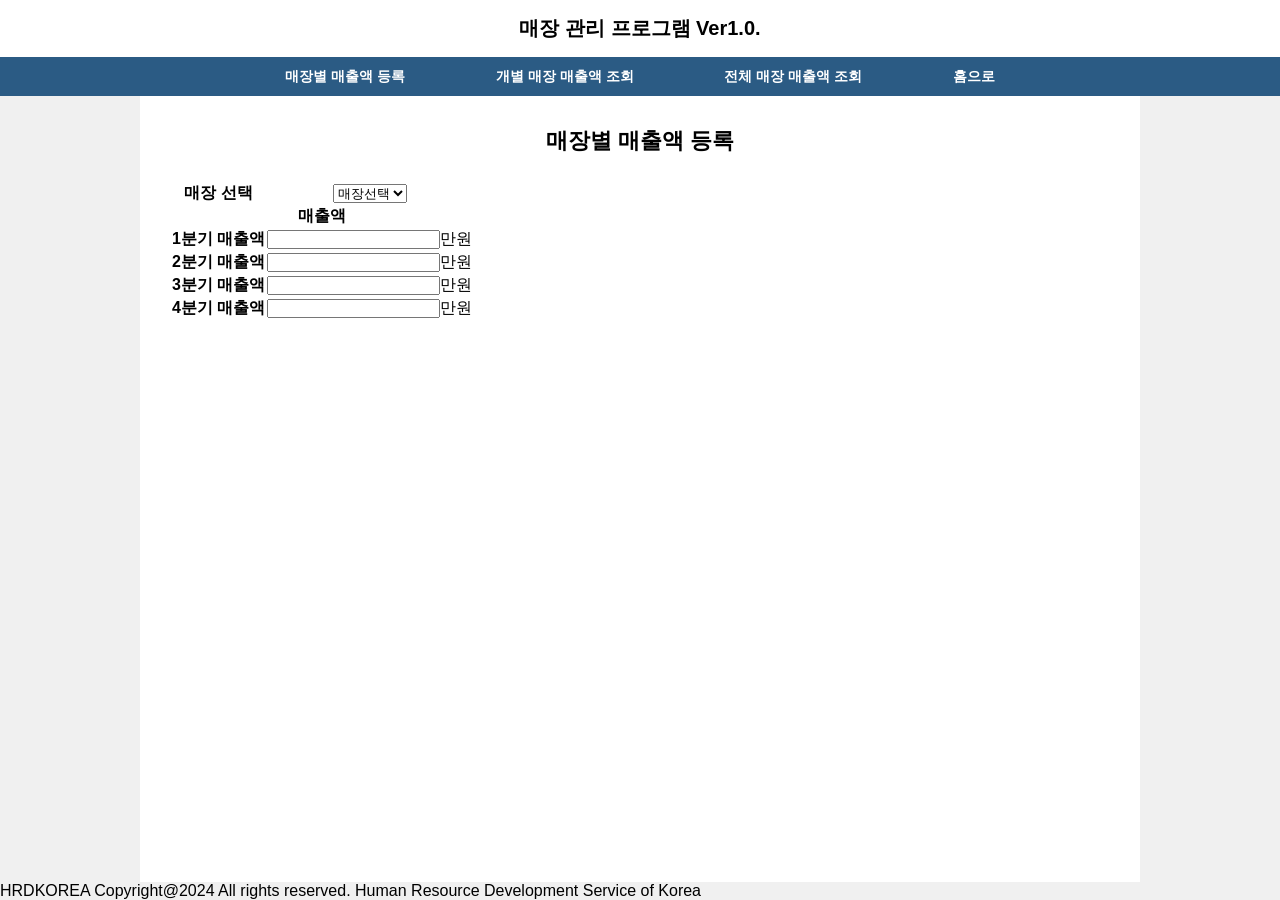
<file: frontend/html/test.html>
<!DOCTYPE html>
<html lang="en">
<head>
    <meta charset="UTF-8">
    <meta name="viewport" content="width=device-width, initial-scale=1.0">
    <title>20718임균정</title>
    <link rel="stylesheet" href="../css/test.css">
</head>
<body>
    <header>
        <h1>매장 관리 프로그램 Ver1.0.</h1>
    </header>

    <nav>
        <ul>
            <li><a href="button">매장별 매출액 등록</a></li>
            <li><a href="button">개별 매장 매출액 조회</a></li>
            <li><a href="button">전체 매장 매출액 조회</a></li>
            <li><a href="button">홈으로</a></li>
        </ul>
    </nav>

    <section>
        <h2>매장별 매출액 등록</h2>
        <form action="" method="post">
            <table>
                <tr>
                    <th>매장 선택</th>
                    <td>
                        <select name="store" required>
                            <option value="">매장선택</option>
                            <option value="100">코엑스점</option>
                            <option value="200">판교점</option>
                            <option value="300">경자고점</option>
                            <option value="400">일산점</option>
                        </select>
                    </td>
                </tr>
                <tr>
                    <th colspan="2">매출액</th>
                </tr>
                <tr>
                    <th>1분기 매출액</th>
                    <td><input type="text" name="1s">만원</td>
                </tr>
                <tr>
                    <th>2분기 매출액</th>
                    <td><input type="text" name="1s">만원</td>
                </tr>
                <tr>
                    <th>3분기 매출액</th>
                    <td><input type="text" name="1s">만원</td>
                </tr>
                <tr>
                    <th>4분기 매출액</th>
                    <td><input type="text" name="1s">만원</td>
                </tr>
            </table>
        </form>
    </section>
    <footer>
        <p>HRDKOREA Copyright@2024 All rights reserved. Human Resource Development Service of Korea</p>
    </footer>
</body>
</html>
</file>
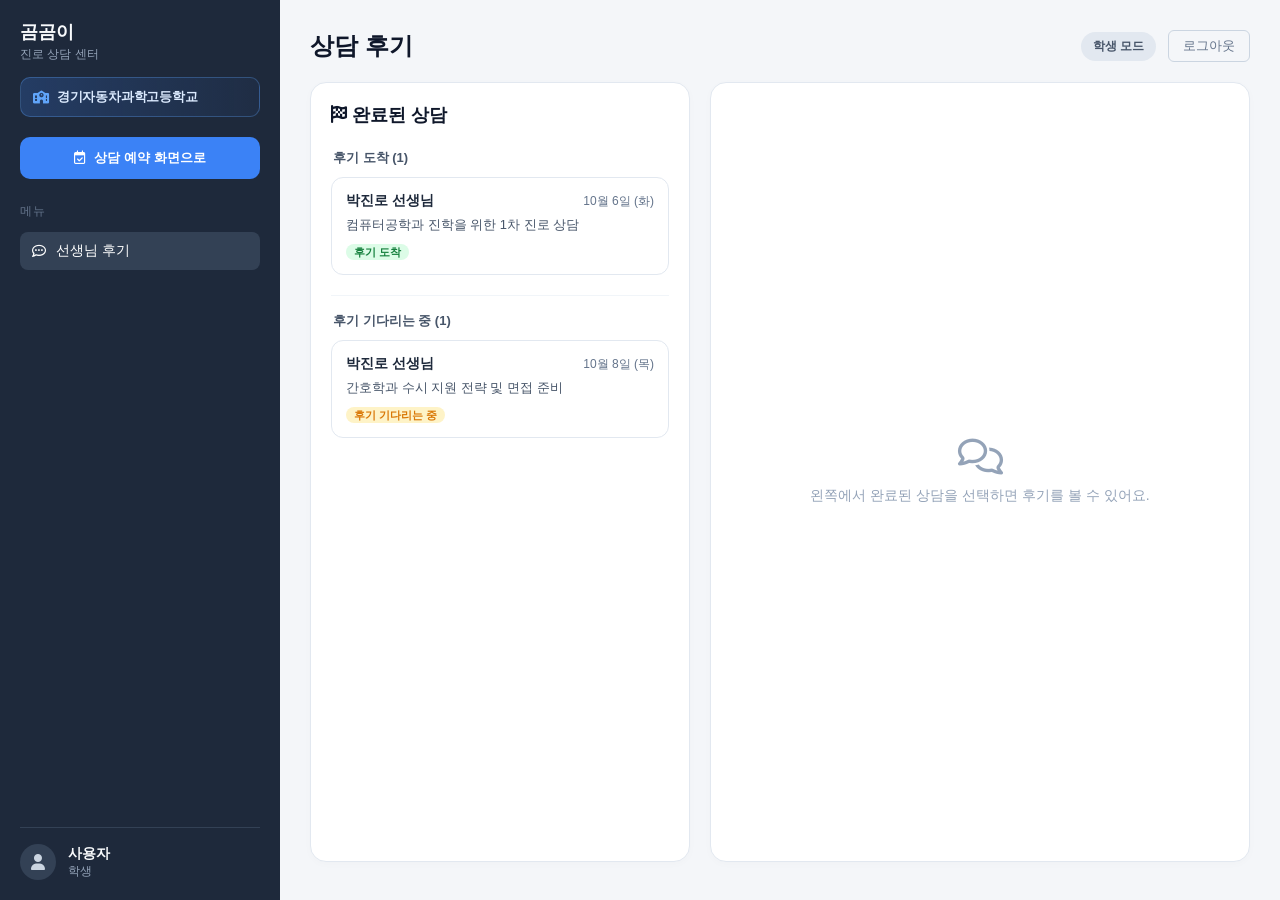
<file: src/frontend/html/counselNote.html>
<!DOCTYPE html>
<html lang="ko">
<head>
  <meta charset="UTF-8">
  <meta name="viewport" content="width=device-width, initial-scale=1.0">
  <title>상담 후기 | 경기자동차과학고등학교 곰곰이</title>
  <link rel="stylesheet" href="https://cdnjs.cloudflare.com/ajax/libs/font-awesome/6.4.0/css/all.min.css">
  <link rel="stylesheet" href="../css/TresV.css">
  <link rel="stylesheet" href="../css/counselNote.css">
</head>
<body>
  <div class="app-container">
    <aside class="sidebar">
      <div class="sidebar-header">
        <div class="logo-text">
          <h2>곰곰이</h2>
          <span>진로 상담 센터</span>
        </div>
      </div>
      <div class="school-badge">
        <i class="fa-solid fa-school"></i>
        <span>경기자동차과학고등학교</span>
      </div>

      <button class="new-chat-btn" id="go-reservation-btn">
        <i class="fa-regular fa-calendar-check"></i> 상담 예약 화면으로
      </button>

      <div class="chat-history">
        <div class="history-group">
          <span class="group-title">기록 필터</span>
          <ul class="filter-list" id="filter-list">
            <li class="active" data-filter="all"><i class="fa-solid fa-list-check"></i> <span class="filter-label">전체 완료 상담</span></li>
            <li data-filter="todo"><i class="fa-solid fa-hourglass-half"></i> <span class="filter-label"></span></li>
            <li data-filter="done"><i class="fa-solid fa-circle-check"></i> <span class="filter-label"></span></li>
          </ul>
        </div>
      </div>

      <div class="user-profile">
        <div class="user-avatar"><i class="fa-solid fa-user"></i></div>
        <div class="user-info">
          <div class="name" id="user-name">사용자</div>
          <div class="desc" id="user-desc"></div>
        </div>
      </div>
    </aside>

    <main class="main-content">
      <header class="top-header">
        <div class="header-title">
          <h1>상담 후기</h1>
        </div>
        <div class="header-right">
          <span class="badge" id="role-badge"></span>
          <button class="logout-btn">로그아웃</button>
        </div>
      </header>

      <div class="schedule-container">
        <section class="section-card">
          <div class="card-header">
            <h2><i class="fa-solid fa-flag-checkered"></i> 완료된 상담</h2>
            <span class="pending-count" id="todo-count"></span>
          </div>
          <ul class="record-list" id="record-list"></ul>
        </section>

        <section class="section-card record-detail" id="record-detail">
          <div class="detail-empty">
            <i class="fa-regular fa-comments"></i>
            <p>왼쪽에서 완료된 상담을 선택하면 후기를 볼 수 있어요.</p>
          </div>
        </section>
      </div>
    </main>
  </div>

  <script src="../js/common.js"></script>
  <script src="../js/counselNote.js"></script>
</body>
</html>
</file>
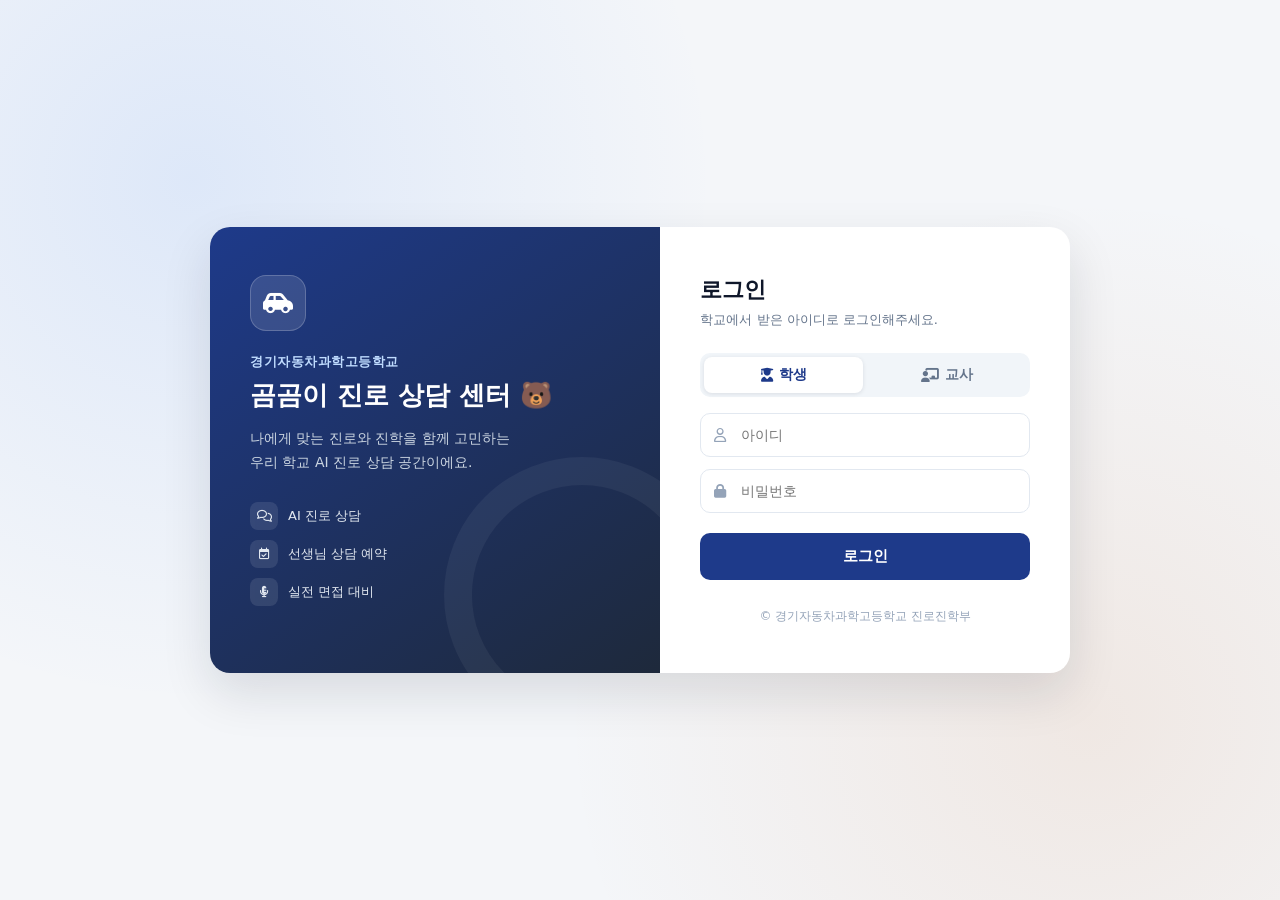
<file: src/frontend/html/login.html>
<!DOCTYPE html>
<html lang="ko">
<head>
  <meta charset="UTF-8" />
  <meta name="viewport" content="width=device-width, initial-scale=1.0">
  <title>로그인 | 경기자동차과학고등학교 곰곰이</title>
  <link rel="stylesheet" href="https://cdnjs.cloudflare.com/ajax/libs/font-awesome/6.4.0/css/all.min.css">
  <link rel="stylesheet" href="../css/login.css" />
</head>
<body>

  <main class="login-wrap">
    <section class="brand-panel">
      <div class="school-emblem">
        <i class="fa-solid fa-car-side"></i>
      </div>
      <p class="school-name">경기자동차과학고등학교</p>
      <h1>곰곰이 진로 상담 센터 🐻</h1>
      <p class="brand-desc">
        나에게 맞는 진로와 진학을 함께 고민하는<br>
        우리 학교 AI 진로 상담 공간이에요.
      </p>
      <ul class="brand-features">
        <li><i class="fa-regular fa-comments"></i> AI 진로 상담</li>
        <li><i class="fa-regular fa-calendar-check"></i> 선생님 상담 예약</li>
        <li><i class="fa-solid fa-microphone-lines"></i> 실전 면접 대비</li>
      </ul>
    </section>

    <section class="card">
      <h2>로그인</h2>
      <p class="card-desc">학교에서 받은 아이디로 로그인해주세요.</p>

      <form id="loginForm">
        <div class="role-tabs">
          <label><input type="radio" name="role" value="students" checked /> <i class="fa-solid fa-user-graduate"></i> 학생</label>
          <label><input type="radio" name="role" value="teachers" /> <i class="fa-solid fa-chalkboard-user"></i> 교사</label>
        </div>
        <div class="input-field">
          <i class="fa-regular fa-user"></i>
          <input type="text" id="username" placeholder="아이디" autocomplete="username" required />
        </div>
        <div class="input-field">
          <i class="fa-solid fa-lock"></i>
          <input type="password" id="password" placeholder="비밀번호" autocomplete="current-password" required />
        </div>
        <button type="submit">로그인</button>
      </form>

      <p class="card-footer">© 경기자동차과학고등학교 진로진학부</p>
    </section>
  </main>

  <script src="../js/login.js"></script>
</body>
</html>
</file>
<file: frontend/css/test.css>
/* 기본 초기화 */
* {
    margin: 0;
    padding: 0;
    box-sizing: border-box;
}

/* 1. body에 Flexbox 레이아웃 및 전체 높이(100vh) 설정 */
html, body {
    height: 100%;
}

body {
    font-family: Arial, sans-serif;
    background-color: #f0f0f0;
    display: flex;
    flex-direction: column; /* 위에서 아래로 정렬 */
    min-height: 100vh;      /* 화면 전체 높이 채우기 */
}

/* Header */
header {
    background-color: #ffffff;
    text-align: center;
    padding: 15px 0;
}

header h1 {
    font-size: 20px;
    font-weight: bold;
}

/* Navigation Bar */
nav {
    background-color: #2b5b84;
}

nav ul {
    list-style: none;
    display: flex;
    justify-content: space-around;
    max-width: 800px;
    margin: 0 auto;
    padding: 10px 0;
}

nav ul li a {
    color: #ffffff;
    text-decoration: none;
    font-size: 14px;
    font-weight: bold;
}

nav ul li a:hover {
    text-decoration: underline;
}

/* 2. flex-grow: 1을 사용하여 남은 여백을 section이 모두 차지하도록 설정 */
section {
    flex: 1;                 /* 남은 공간을 알아서 모두 늘어나 채움 */
    background-color: #ffffff;
    width: 100%;
    max-width: 1000px;
    margin: 0 auto;
    padding: 30px;
    text-align: center;
}

section h2 {
    font-size: 22px;
    margin-bottom: 25px;
}

/* Form Table 스타일 */
.form-table {
    margin: 0 auto;
    border-collapse: collapse;
    border: 1px solid #777777;
    width: 450px;
}

.form-table th, 
.form-table td {
    border: 1px solid #777777;
    padding: 8px 12px;
    font-size: 14px;
}

.form-table th {
    background-color: #f2f2f2;
    text-align: center;
    width: 35%;
}




.form-table td input[type="text"],
.form-table td select {
    width: 100%;
    padding: 4px;
    border: 1px solid #ccc;
}

.unit {

/* 버튼 스타일 */
.btn-group {
    text-align: center;
    padding: 10px;
    background-color: #f2f2f2;
}

.btn-group input[type="submit"],
.btn-group input[type="reset"] {
    padding: 5px 15px;
    margin: 0 5px;
    border: 1px solid #777777;
    background-color: #e1e1e1;
    cursor: pointer;
}

.btn-group input[type="submit"]:hover,
.btn-group input[type="reset"]:hover {
    background-color: #cccccc;
}

/* 3. Footer (자동으로 바닥에 고정됨) */
footer {
    background-color: #ffffff;
    border-top: 1px solid #cccccc;
    text-align: center;
    padding: 15px 0;
    font-size: 12px;
    color: #333333;
    width: 100%;
}
</file>
<file: src/frontend/css/TresV.css>
* {
  margin: 0;
  padding: 0;
  box-sizing: border-box;
  font-family: 'Pretendard', -apple-system, BlinkMacSystemFont, "Segoe UI", Roboto, sans-serif;
}

body {
  background-color: #f4f6f9;
  color: #333;
}

.app-container {
  display: flex;
  height: 100vh;
  overflow: hidden;
}

.sidebar {
  width: 280px;
  background-color: #1e293b;
  color: #fff;
  display: flex;
  flex-direction: column;
  padding: 20px;
}

.sidebar-header {
  display: flex;
  align-items: center;
  gap: 12px;
  margin-bottom: 14px;
}

.school-badge {
  display: flex;
  align-items: center;
  gap: 8px;
  padding: 10px 12px;
  margin-bottom: 20px;
  border-radius: 10px;
  background: linear-gradient(90deg, rgba(59, 130, 246, 0.22), rgba(59, 130, 246, 0.05));
  border: 1px solid rgba(96, 165, 250, 0.3);
  color: #dbeafe;
  font-size: 13px;
  font-weight: 600;
  letter-spacing: -0.2px;
}

.school-badge i {
  color: #60a5fa;
}

.logo-icon {
  font-size: 28px;
  background: #334155;
  width: 48px;
  height: 48px;
  display: flex;
  align-items: center;
  justify-content: center;
  border-radius: 12px;
}

.logo-text h2 {
  font-size: 18px;
  font-weight: 700;
  color: #f8fafc;
}

.logo-text span {
  font-size: 12px;
  color: #94a3b8;
}

.new-chat-btn {
  background-color: #3b82f6;
  color: white;
  border: none;
  padding: 12px 16px;
  border-radius: 10px;
  font-weight: 600;
  cursor: pointer;
  display: flex;
  align-items: center;
  justify-content: center;
  gap: 8px;
  transition: background-color 0.2s;
  margin-bottom: 24px;
}

.new-chat-btn:hover {
  background-color: #2563eb;
}

.chat-history {
  flex: 1;
  overflow-y: auto;
}

.group-title {
  font-size: 12px;
  color: #64748b;
  text-transform: uppercase;
  letter-spacing: 0.5px;
  display: block;
  margin-bottom: 12px;
}

.filter-list {
  list-style: none;
}

.filter-list li {
  padding: 10px 12px;
  border-radius: 8px;
  color: #cbd5e1;
  font-size: 14px;
  cursor: pointer;
  margin-bottom: 4px;
  display: flex;
  align-items: center;
  gap: 10px;
  transition: background-color 0.2s;
}

.filter-list li:hover,
.filter-list li.active {
  background-color: #334155;
  color: #fff;
}

.user-profile {
  display: flex;
  align-items: center;
  gap: 12px;
  padding-top: 16px;
  border-top: 1px solid #334155;
}

.avatar-wrapper img {
  width: 40px;
  height: 40px;
  border-radius: 50%;
  object-fit: cover;
}

.user-info .name {
  font-size: 14px;
  font-weight: 600;
  color: #f8fafc;
}

.user-info .desc {
  font-size: 12px;
  color: #94a3b8;
}

.main-content {
  flex: 1;
  display: flex;
  flex-direction: column;
  overflow-y: auto;
  padding: 30px;
}

.top-header {
  display: flex;
  justify-content: space-between;
  align-items: center;
  margin-bottom: 20px;
}

.header-title h1 {
  font-size: 24px;
  color: #0f172a;
}

.header-right {
  display: flex;
  align-items: center;
  gap: 12px;
}

.badge {
  background-color: #e2e8f0;
  color: #475569;
  padding: 6px 12px;
  border-radius: 20px;
  font-size: 12px;
  font-weight: 600;
}

.logout-btn {
  background-color: transparent;
  border: 1px solid #cbd5e1;
  padding: 6px 14px;
  border-radius: 6px;
  color: #64748b;
  cursor: pointer;
}

.schedule-container {
  display: grid;
  grid-template-columns: 380px 1fr;
  gap: 20px;
  height: calc(100vh - 120px);
}

.section-card {
  background-color: white;
  border-radius: 16px;
  border: 1px solid #e2e8f0;
  padding: 20px;
  display: flex;
  flex-direction: column;
  box-shadow: 0 2px 8px rgba(0,0,0,0.02);
}

.calendar-header {
  display: flex;
  justify-content: space-between;
  align-items: center;
  margin-bottom: 16px;
}

.calendar-header h2 {
  font-size: 18px;
  color: #1e293b;
  display: flex;
  align-items: center;
  gap: 8px;
}

.calendar-nav {
  display: flex;
  align-items: center;
  gap: 6px;
}

.icon-btn, .today-btn {
  background: #f1f5f9;
  border: none;
  padding: 6px 10px;
  border-radius: 6px;
  cursor: pointer;
  font-size: 12px;
  color: #475569;
}

.mini-calendar .weekdays,
.mini-calendar .days {
  display: grid;
  grid-template-columns: repeat(7, 1fr);
  text-align: center;
}

.mini-calendar .weekdays {
  font-weight: 600;
  font-size: 12px;
  color: #64748b;
  margin-bottom: 8px;
}

.mini-calendar .days span {
  padding: 10px 0;
  font-size: 13px;
  color: #334155;
  border-radius: 50%;
  cursor: pointer;
  margin: 2px;
}

.mini-calendar .days .prev-month,
.mini-calendar .days .next-month {
  color: #cbd5e1;
}

.mini-calendar .weekdays span:first-child,
.mini-calendar .weekdays span:last-child {
  color: #ef4444;
}

.mini-calendar .days .weekend {
  color: #ef4444;
  cursor: not-allowed;
}

.mini-calendar .days .active-day {
  background-color: #3b82f6;
  color: white;
  font-weight: bold;
}

.mini-calendar .days .has-event {
  position: relative;
}

.mini-calendar .days .has-event::after {
  content: '';
  position: absolute;
  bottom: 3px;
  left: 50%;
  transform: translateX(-50%);
  width: 4px;
  height: 4px;
  background-color: #ef4444;
  border-radius: 50%;
}

.divider {
  border: none;
  border-top: 1px solid #f1f5f9;
  margin: 20px 0;
}

.timeslot-header {
  display: flex;
  justify-content: space-between;
  align-items: center;
  margin-bottom: 12px;
}

.timeslot-header h3 {
  font-size: 14px;
  color: #1e293b;
}

.timeslot-status {
  font-size: 12px;
  color: #64748b;
}

.timeslot-grid {
  display: flex;
  flex-direction: column;
  gap: 8px;
}

.timeslot-chip {
  padding: 10px 14px;
  border-radius: 8px;
  display: flex;
  justify-content: space-between;
  align-items: center;
  font-size: 13px;
  border: 1px solid #e2e8f0;
}

.timeslot-chip.booked {
  background-color: #eff6ff;
  border-color: #bfdbfe;
  color: #1e40af;
}

.timeslot-chip.available {
  background-color: #f0fdf4;
  border-color: #bbf7d0;
  color: #166534;
}

.timeslot-chip.disabled {
  background-color: #f8fafc;
  color: #94a3b8;
}

.slot-badge {
  font-size: 11px;
  font-weight: 600;
}

.card-header {
  display: flex;
  justify-content: space-between;
  align-items: center;
  margin-bottom: 16px;
}

.card-header h2 {
  font-size: 18px;
  color: #0f172a;
}

.pending-count {
  background-color: #fef3c7;
  color: #d97706;
  font-size: 12px;
  font-weight: 700;
  padding: 4px 10px;
  border-radius: 12px;
}

.appointment-list {
  display: flex;
  flex-direction: column;
  gap: 14px;
  overflow-y: auto;
}

.appointment-card {
  background-color: #fff;
  border: 1px solid #e2e8f0;
  border-radius: 12px;
  display: flex;
  overflow: hidden;
  box-shadow: 0 1px 3px rgba(0,0,0,0.03);
}

.appt-status-bar {
  width: 6px;
}

.appointment-card.pending .appt-status-bar {
  background-color: #f59e0b;
}

.appointment-card.confirmed .appt-status-bar {
  background-color: #10b981;
}

.appointment-card.completed .appt-status-bar {
  background-color: #64748b;
}

.completed-badge {
  display: inline-flex;
  align-items: center;
  gap: 6px;
  background-color: #f1f5f9;
  color: #475569;
  font-size: 12px;
  font-weight: 600;
  padding: 6px 12px;
  border-radius: 6px;
}

.appt-main {
  padding: 16px;
  flex: 1;
}

.appt-user {
  display: flex;
  align-items: center;
  gap: 12px;
  margin-bottom: 8px;
}

.user-avatar {
  width: 36px;
  height: 36px;
  background-color: #e2e8f0;
  color: #475569;
  border-radius: 50%;
  display: flex;
  align-items: center;
  justify-content: center;
  font-weight: bold;
}

.user-meta h4 {
  font-size: 15px;
  color: #1e293b;
}

.student-info {
  font-size: 12px;
  color: #64748b;
  font-weight: normal;
}

.appt-type {
  font-size: 11px;
  background-color: #f1f5f9;
  color: #475569;
  padding: 2px 6px;
  border-radius: 4px;
}

.appt-type.online {
  background-color: #e0e7ff;
  color: #3730a3;
}

.appt-time {
  font-size: 13px;
  color: #2563eb;
  font-weight: 600;
  margin-bottom: 8px;
}

.appt-topic {
  font-size: 13px;
  color: #475569;
  margin-bottom: 12px;
  background-color: #f8fafc;
  padding: 8px 12px;
  border-radius: 6px;
}

.appt-actions {
  display: flex;
  gap: 8px;
}

.btn {
  border: none;
  padding: 8px 14px;
  border-radius: 6px;
  font-size: 12px;
  font-weight: 600;
  cursor: pointer;
  display: inline-flex;
  align-items: center;
  gap: 6px;
}

.btn-primary { background-color: #3b82f6; color: white; }
.btn-approve { background-color: #10b981; color: white; }
.btn-reject { background-color: #ef4444; color: white; }
.btn-secondary { background-color: #4f46e5; color: white; }
.btn-outline { background-color: transparent; border: 1px solid #cbd5e1; color: #475569; }

.modal-backdrop {
  position: fixed;
  top: 0;
  left: 0;
  width: 100vw;
  height: 100vh;
  background-color: rgba(15, 23, 42, 0.5);
  display: flex;
  align-items: center;
  justify-content: center;
  z-index: 1000;
}

.modal-content {
  background: white;
  width: 440px;
  border-radius: 16px;
  overflow: hidden;
  box-shadow: 0 20px 25px -5px rgba(0, 0, 0, 0.1);
}

.modal-header {
  padding: 16px 20px;
  background-color: #f8fafc;
  border-bottom: 1px solid #e2e8f0;
  display: flex;
  justify-content: space-between;
  align-items: center;
}

.modal-close-btn {
  background: none;
  border: none;
  font-size: 20px;
  color: #94a3b8;
  cursor: pointer;
}

.modal-footer .modal-close-btn {
  font-size: 12px;
}

.modal-body {
  padding: 20px;
}

.form-group {
  display: flex;
  flex-direction: column;
  gap: 6px;
  margin-bottom: 14px;
}

.form-group label {
  font-size: 13px;
  font-weight: 600;
  color: #475569;
}

.form-group input,
.form-group select,
.form-group textarea {
  padding: 10px;
  border: 1px solid #cbd5e1;
  border-radius: 8px;
  font-size: 13px;
  outline: none;
}

.form-row {
  display: grid;
  grid-template-columns: 1fr 1fr;
  gap: 12px;
}

.modal-footer {
  padding: 12px 20px;
  background-color: #f8fafc;
  border-top: 1px solid #e2e8f0;
  display: flex;
  justify-content: flex-end;
  gap: 8px;
}
</file>
<file: src/frontend/css/counselNote.css>
.user-profile .user-avatar {
  background-color: #334155;
  color: #cbd5e1;
}

.schedule-container > .section-card {
  min-height: 0;
}

.record-list {
  list-style: none;
  display: flex;
  flex-direction: column;
  gap: 10px;
  overflow-y: auto;
}

.record-item {
  border: 1px solid #e2e8f0;
  border-radius: 12px;
  padding: 14px;
  cursor: pointer;
  transition: border-color 0.2s, background-color 0.2s;
}

.record-item:hover {
  border-color: #93c5fd;
}

.record-item.active {
  border-color: #3b82f6;
  background-color: #eff6ff;
}

.record-item-top {
  display: flex;
  justify-content: space-between;
  align-items: center;
  margin-bottom: 6px;
}

.record-item-top strong {
  font-size: 14px;
  color: #1e293b;
}

.record-date {
  font-size: 12px;
  color: #64748b;
}

.record-topic {
  font-size: 13px;
  color: #475569;
  margin-bottom: 8px;
  white-space: nowrap;
  overflow: hidden;
  text-overflow: ellipsis;
}

.record-flag {
  font-size: 11px;
  font-weight: 600;
  padding: 2px 8px;
  border-radius: 10px;
}

.record-flag.todo {
  background-color: #fef3c7;
  color: #d97706;
}

.record-flag.done {
  background-color: #dcfce7;
  color: #15803d;
}

.record-list-empty {
  text-align: center;
  font-size: 13px;
  color: #94a3b8;
  padding: 30px 0;
}

.record-group-title {
  font-size: 13px;
  font-weight: 700;
  color: #475569;
  padding: 6px 2px 0;
}

.record-group-title:not(:first-child) {
  margin-top: 10px;
  padding-top: 16px;
  border-top: 1px solid #f1f5f9;
}

.record-group-title + .record-list-empty {
  padding: 12px 0;
}

.record-detail {
  overflow-y: auto;
}

.detail-empty {
  flex: 1;
  display: flex;
  flex-direction: column;
  align-items: center;
  justify-content: center;
  gap: 12px;
  color: #94a3b8;
  font-size: 14px;
}

.detail-empty i {
  font-size: 36px;
}

.detail-header {
  margin-bottom: 12px;
}

.detail-header h2 {
  font-size: 18px;
  color: #0f172a;
  margin-bottom: 6px;
}

.detail-meta {
  display: flex;
  align-items: center;
  gap: 10px;
}

.detail-meta .appt-time {
  margin-bottom: 0;
}

.note-block {
  border: 1px solid #e2e8f0;
  border-radius: 12px;
  padding: 16px;
  margin-top: 16px;
}

.note-block h3 {
  font-size: 15px;
  color: #1e293b;
  display: flex;
  align-items: center;
  gap: 8px;
  margin-bottom: 4px;
}

.note-guide {
  font-size: 12px;
  color: #64748b;
  margin-bottom: 12px;
}

.quick-phrases {
  display: flex;
  flex-wrap: wrap;
  gap: 6px;
  margin-bottom: 10px;
}

.phrase-chip {
  background-color: #f1f5f9;
  border: 1px solid #e2e8f0;
  color: #475569;
  font-size: 12px;
  padding: 5px 10px;
  border-radius: 14px;
  cursor: pointer;
  transition: background-color 0.2s, border-color 0.2s;
}

.phrase-chip:hover {
  background-color: #eff6ff;
  border-color: #93c5fd;
  color: #1d4ed8;
}

.note-input {
  width: 100%;
  padding: 12px 14px;
  border: 1px solid #cbd5e1;
  border-radius: 8px;
  font-size: 14px;
  outline: none;
}

.note-input:focus {
  border-color: #3b82f6;
  box-shadow: 0 0 0 3px rgba(59, 130, 246, 0.15);
}

.note-length {
  font-size: 12px;
  color: #94a3b8;
}

.note-actions .note-saved-at {
  margin-right: auto;
}

.note-actions {
  display: flex;
  justify-content: flex-end;
  align-items: center;
  gap: 10px;
  margin-top: 10px;
}

.note-saved-at {
  font-size: 12px;
  color: #94a3b8;
}

.note-text {
  font-size: 14px;
  line-height: 1.7;
  color: #334155;
  white-space: pre-wrap;
  background-color: #f8fafc;
  padding: 12px;
  border-radius: 8px;
}

.note-text.empty {
  color: #94a3b8;
}

@media (max-width: 900px) {
  .sidebar {
    display: none;
  }

  .main-content {
    padding: 16px;
  }

  .schedule-container {
    grid-template-columns: 1fr;
    height: auto;
  }
}
</file>
<file: src/frontend/css/login.css>
* {
  margin: 0;
  padding: 0;
  box-sizing: border-box;
}

body {
  font-family: 'Pretendard', -apple-system, BlinkMacSystemFont, system-ui, Roboto, 'Helvetica Neue', 'Segoe UI', 'Apple SD Gothic Neo', 'Noto Sans KR', 'Malgun Gothic', sans-serif;
  background:
    radial-gradient(circle at 15% 20%, rgba(59, 130, 246, 0.12), transparent 40%),
    radial-gradient(circle at 85% 80%, rgba(200, 106, 36, 0.10), transparent 40%),
    #f4f6f9;
  display: flex;
  justify-content: center;
  align-items: center;
  min-height: 100vh;
  padding: 24px 16px;
}

.login-wrap {
  display: grid;
  grid-template-columns: 1.1fr 1fr;
  width: 100%;
  max-width: 860px;
  background-color: #ffffff;
  border-radius: 20px;
  overflow: hidden;
  box-shadow: 0 20px 50px rgba(15, 23, 42, 0.12);
}

.brand-panel {
  position: relative;
  padding: 48px 40px;
  color: #ffffff;
  background: linear-gradient(145deg, #1e3a8a 0%, #1e293b 100%);
  overflow: hidden;
}

.brand-panel::after {
  content: '';
  position: absolute;
  right: -60px;
  bottom: -60px;
  width: 220px;
  height: 220px;
  border-radius: 50%;
  border: 28px solid rgba(255, 255, 255, 0.05);
}

.school-emblem {
  width: 56px;
  height: 56px;
  border-radius: 16px;
  background-color: rgba(255, 255, 255, 0.12);
  border: 1px solid rgba(255, 255, 255, 0.2);
  display: flex;
  align-items: center;
  justify-content: center;
  font-size: 24px;
  margin-bottom: 20px;
}

.school-name {
  display: inline-block;
  font-size: 13px;
  font-weight: 600;
  letter-spacing: 0.5px;
  color: #bfdbfe;
  margin-bottom: 8px;
}

.brand-panel h1 {
  font-size: 26px;
  font-weight: 800;
  line-height: 1.3;
  margin-bottom: 14px;
}

.brand-desc {
  font-size: 14px;
  line-height: 1.7;
  color: #cbd5e1;
  margin-bottom: 28px;
}

.brand-features {
  list-style: none;
  display: flex;
  flex-direction: column;
  gap: 10px;
}

.brand-features li {
  display: flex;
  align-items: center;
  gap: 10px;
  font-size: 13px;
  color: #e2e8f0;
}

.brand-features i {
  width: 28px;
  height: 28px;
  border-radius: 8px;
  background-color: rgba(255, 255, 255, 0.1);
  display: flex;
  align-items: center;
  justify-content: center;
  font-size: 12px;
}

.card {
  padding: 48px 40px;
  display: flex;
  flex-direction: column;
  justify-content: center;
}

.card h2 {
  font-size: 22px;
  color: #0f172a;
  font-weight: 700;
  margin-bottom: 6px;
}

.card-desc {
  font-size: 13px;
  color: #64748b;
  margin-bottom: 24px;
}

#loginForm {
  display: flex;
  flex-direction: column;
  gap: 12px;
}

.role-tabs {
  display: grid;
  grid-template-columns: 1fr 1fr;
  gap: 4px;
  padding: 4px;
  background-color: #f1f5f9;
  border-radius: 10px;
  margin-bottom: 4px;
}

.role-tabs label {
  display: flex;
  align-items: center;
  justify-content: center;
  gap: 6px;
  padding: 9px 0;
  border-radius: 8px;
  font-size: 14px;
  font-weight: 600;
  color: #64748b;
  cursor: pointer;
  transition: background-color 0.2s, color 0.2s, box-shadow 0.2s;
}

.role-tabs input {
  display: none;
}

.role-tabs label:has(input:checked) {
  background-color: #ffffff;
  color: #1e3a8a;
  box-shadow: 0 1px 4px rgba(15, 23, 42, 0.1);
}

.input-field {
  position: relative;
}

.input-field i {
  position: absolute;
  left: 14px;
  top: 50%;
  transform: translateY(-50%);
  color: #94a3b8;
  font-size: 14px;
}

#loginForm input[type="text"],
#loginForm input[type="password"] {
  width: 100%;
  padding: 13px 14px 13px 40px;
  font-size: 14px;
  border: 1px solid #e2e8f0;
  border-radius: 10px;
  outline: none;
  transition: border-color 0.2s ease, box-shadow 0.2s ease;
}

#loginForm input:focus {
  border-color: #3b82f6;
  box-shadow: 0 0 0 3px rgba(59, 130, 246, 0.15);
}

#login-message {
  color: #e5484d;
  font-size: 13px;
}

#loginForm button {
  width: 100%;
  padding: 14px;
  margin-top: 8px;
  background-color: #1e3a8a;
  color: #ffffff;
  font-size: 15px;
  font-weight: 600;
  border: none;
  border-radius: 10px;
  cursor: pointer;
  transition: background-color 0.2s ease;
}

#loginForm button:hover {
  background-color: #1e40af;
}

#loginForm button:active {
  background-color: #172554;
}

#loginForm button:disabled {
  background-color: #94a3b8;
  cursor: wait;
}

.card-footer {
  margin-top: 28px;
  font-size: 12px;
  color: #94a3b8;
  text-align: center;
}

@media (max-width: 720px) {
  .login-wrap {
    grid-template-columns: 1fr;
  }

  .brand-panel,
  .card {
    padding: 32px 24px;
  }

  .brand-features {
    display: none;
  }
}
</file>
